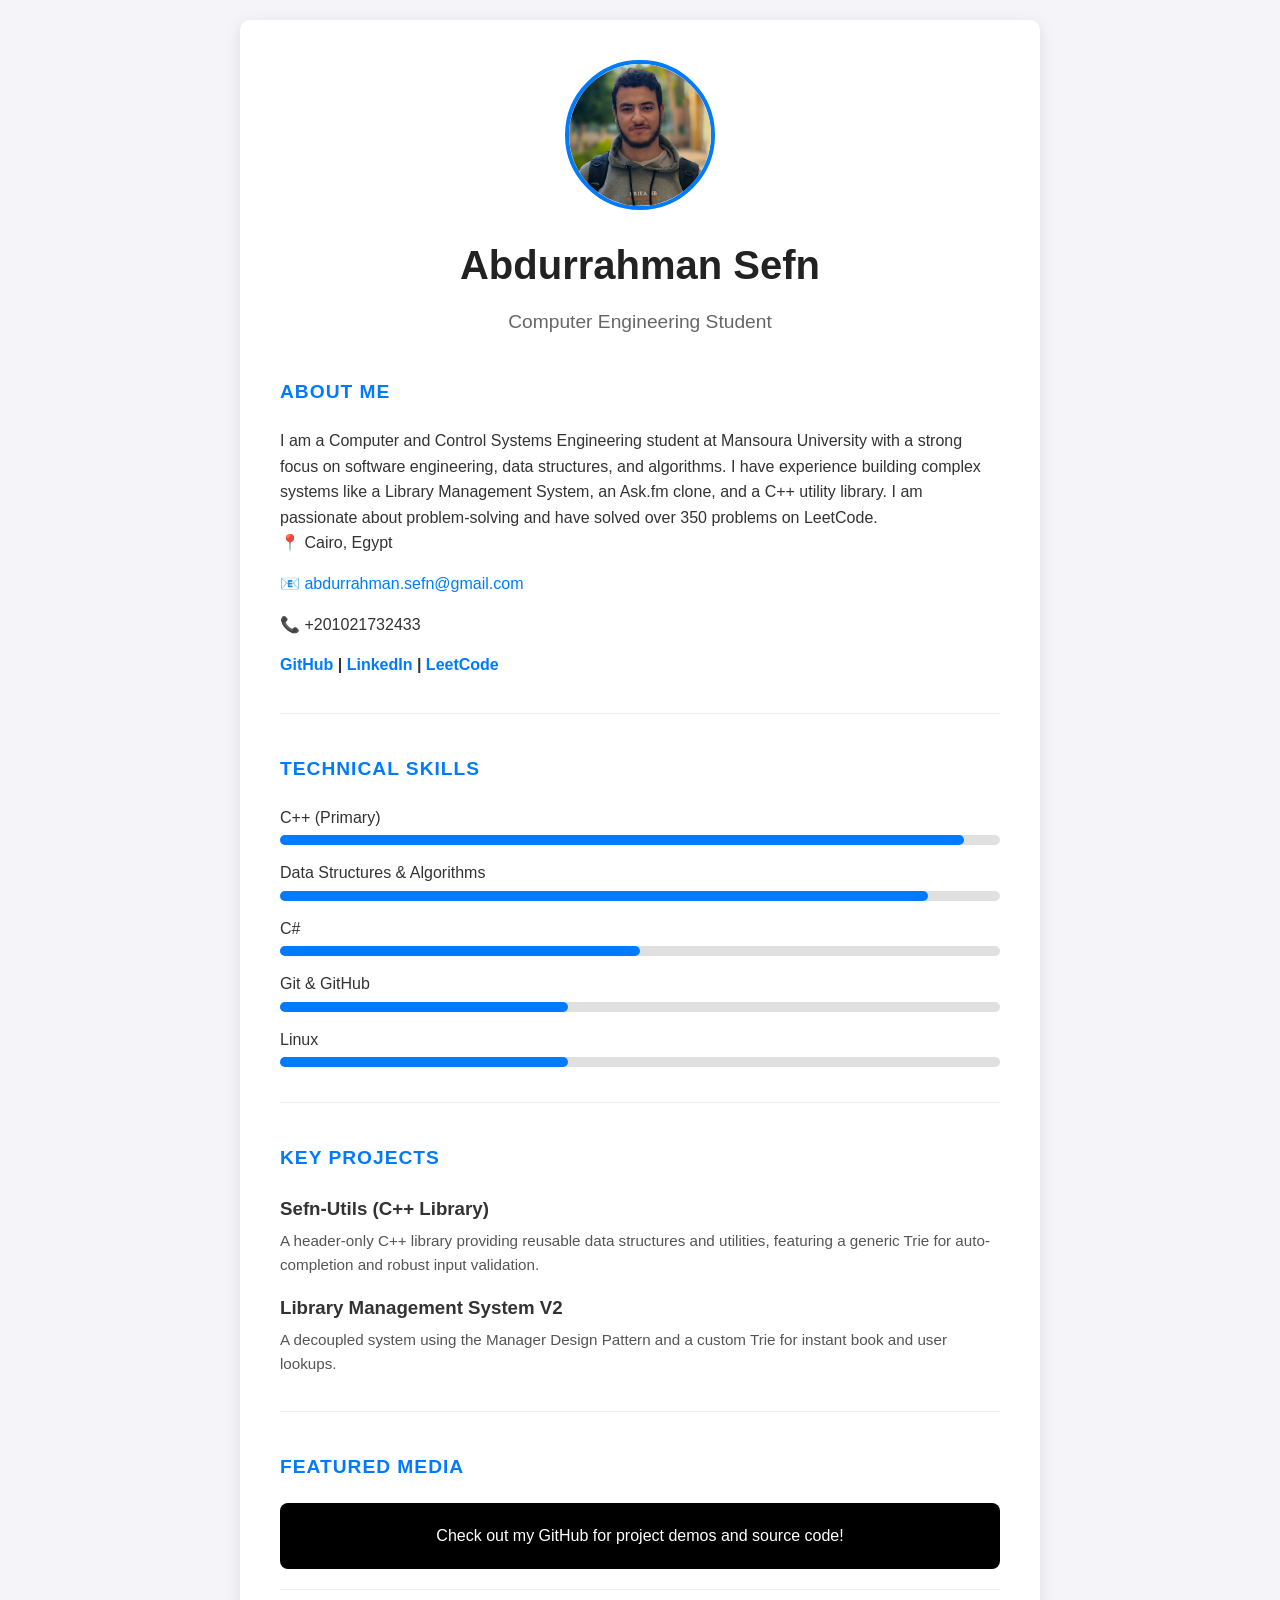
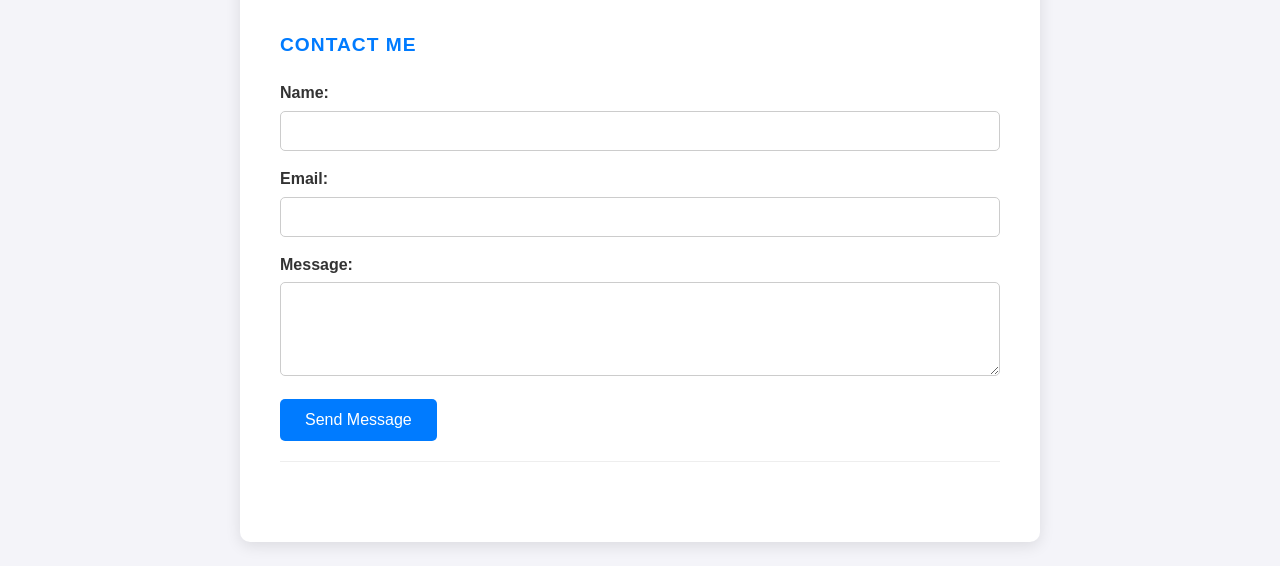
<file: 00 Entry/01/index.html>
<!DOCTYPE html>
<html lang="en">
<head>
    <meta charset="UTF-8">
    <meta name="viewport" content="width=device-width, initial-scale=1.0">
    <title>Personal Profile</title>
    <link rel="stylesheet" href="style.css">
</head>
<body>
    <div class="container">
        <header>
            <img src="Profile.jpeg" alt="Abdurrahman Sefn" class="profile-img">
            <h1>Abdurrahman Sefn</h1>
            <p class="subtitle">Computer Engineering Student</p>
        </header>

        <section id="about">
            <h2>About Me</h2>
            <p>I am a Computer and Control Systems Engineering student at Mansoura University with a strong focus on software engineering, data structures, and algorithms. I have experience building complex systems like a Library Management System, an Ask.fm clone, and a C++ utility library. I am passionate about problem-solving and have solved over 350 problems on LeetCode.</p>
            <div class="contact-info">
                <p>📍 Cairo, Egypt</p>
                <p>📧 <a href="mailto:abdurrahman.sefn@gmail.com">abdurrahman.sefn@gmail.com</a></p>
                <p>📞 +201021732433</p>
            </div>
            <div class="social-links">
                <a href="https://github.com/abdurrahman-sefn" target="_blank">GitHub</a> | 
                <a href="https://linkedin.com/in/abdurrahman-sefn" target="_blank">LinkedIn</a> | 
                <a href="https://leetcode.com/AbdurrahmanSefn" target="_blank">LeetCode</a>
            </div>
        </section>

        <section id="skills">
            <h2>Technical Skills</h2>
            <ul class="skills-list">
                <li>
                    <span>C++ (Primary)</span>
                    <div class="progress-bar"><div class="progress" style="width: 95%;"></div></div>
                </li>
                <li>
                    <span>Data Structures & Algorithms</span>
                    <div class="progress-bar"><div class="progress" style="width: 90%;"></div></div>
                </li>
                <li>
                    <span>C#</span>
                    <div class="progress-bar"><div class="progress" style="width: 50%;"></div></div>
                </li>
                <li>
                    <span>Git & GitHub</span>
                    <div class="progress-bar"><div class="progress" style="width: 40%;"></div></div>
                </li>
                <li>
                    <span>Linux</span>
                    <div class="progress-bar"><div class="progress" style="width: 40%;"></div></div>
                </li>
            </ul>
        </section>

        <section id="projects">
            <h2>Key Projects</h2>
            <div class="project">
                <h3>Sefn-Utils (C++ Library)</h3>
                <p>A header-only C++ library providing reusable data structures and utilities, featuring a generic Trie for auto-completion and robust input validation.</p>
            </div>
            <div class="project">
                <h3>Library Management System V2</h3>
                <p>A decoupled system using the Manager Design Pattern and a custom Trie for instant book and user lookups.</p>
            </div>
        </section>

        <section id="media">
            <h2>Featured Media</h2>
            <div class="media-container">
                <p style="padding: 20px; text-align: center; color: #fff;">Check out my GitHub for project demos and source code!</p>
            </div>
        </section>

        <section id="contact">
            <h2>Contact Me</h2>
            <form action="#" method="post">
                <div class="form-group">
                    <label for="name">Name:</label>
                    <input type="text" id="name" name="name" required>
                </div>
                <div class="form-group">
                    <label for="email">Email:</label>
                    <input type="email" id="email" name="email" required>
                </div>
                <div class="form-group">
                    <label for="message">Message:</label>
                    <textarea id="message" name="message" rows="4" required></textarea>
                </div>
                <button type="submit">Send Message</button>
            </form>
        </section>
    </div>
</body>
</html>
</file>
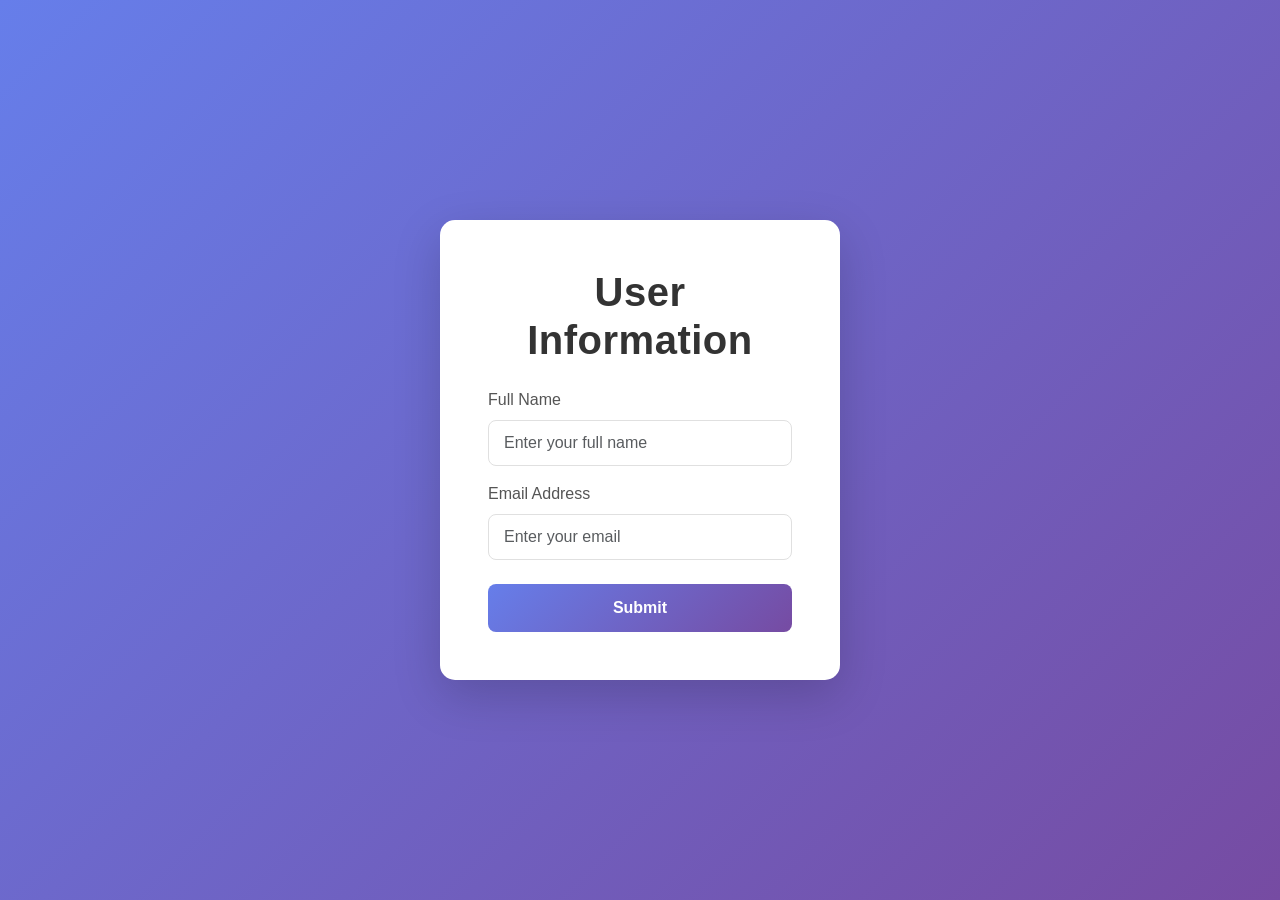
<file: 00 Entry/02/project/index.html>
<!DOCTYPE html>
<html lang="en">
<head>
    <meta charset="UTF-8">
    <meta name="viewport" content="width=device-width, initial-scale=1.0">
    <title>User Input Capturer</title>
    <link href="https://cdn.jsdelivr.net/npm/bootstrap@5.3.0/dist/css/bootstrap.min.css" rel="stylesheet">
    <link rel="stylesheet" href="style.css">
</head>
<body>
    <div class="container d-flex justify-content-center align-items-center min-vh-100">
        <div class="card shadow-lg p-5" style="width: 100%; max-width: 400px;">
            <h1 class="card-title text-center mb-4">User Information</h1>
            <form id="userForm">
                <div class="mb-3">
                    <label for="name" class="form-label">Full Name</label>
                    <input 
                        type="text" 
                        class="form-control" 
                        id="name" 
                        name="name" 
                        placeholder="Enter your full name" 
                        required>
                </div>
                <div class="mb-4">
                    <label for="email" class="form-label">Email Address</label>
                    <input 
                        type="email" 
                        class="form-control" 
                        id="email" 
                        name="email" 
                        placeholder="Enter your email" 
                        required>
                </div>
                <button type="submit" class="btn btn-primary w-100">Submit</button>
            </form>
            <div id="successMessage" class="alert alert-success mt-3" role="alert" style="display: none;">
                ✓ Form submitted successfully!
            </div>
        </div>
    </div>

    <script src="script.js"></script>
</body>
</html>
</file>
<file: 00 Entry/01/style.css>
* {
    box-sizing: border-box;
    margin: 0;
    padding: 0;
}

body {
    font-family: 'Segoe UI', Tahoma, Geneva, Verdana, sans-serif;
    line-height: 1.6;
    color: #333;
    background-color: #f4f4f9;
    display: flex;
    justify-content: center;
    padding: 20px;
}

.container {
    max-width: 800px;
    width: 100%;
    background: #fff;
    padding: 40px;
    border-radius: 10px;
    box-shadow: 0 4px 15px rgba(0, 0, 0, 0.1);
}

header {
    text-align: center;
    margin-bottom: 40px;
}

.profile-img {
    width: 150px;
    height: 150px;
    border-radius: 50%;
    object-fit: cover;
    border: 4px solid #007bff;
    margin-bottom: 15px;
}

h1 {
    font-size: 2.5rem;
    color: #222;
    margin-bottom: 10px;
}

.subtitle {
    font-size: 1.2rem;
    color: #666;
    font-weight: 500;
}

section {
    margin-bottom: 40px;
    padding-bottom: 20px;
    border-bottom: 1px solid #eee;
}

.contact-info p, .social-links, .project {
    margin-bottom: 15px;
}

.contact-info a, .social-links a {
    color: #007bff;
    text-decoration: none;
    transition: color 0.3s;
}

.contact-info a:hover, .social-links a:hover {
    color: #0056b3;
}

.social-links {
    margin-top: 15px;
    font-weight: bold;
}

.project h3 {
    color: #333;
    margin-bottom: 5px;
}

.project p {
    font-size: 0.95rem;
    color: #555;
}

h2 {
    margin-bottom: 20px;
    color: #007bff;
    text-transform: uppercase;
    font-size: 1.2rem;
    letter-spacing: 1px;
}

/* Skills section */
.skills-list {
    list-style: none;
}

.skills-list li {
    margin-bottom: 15px;
}

.progress-bar {
    background: #e0e0e0;
    border-radius: 20px;
    height: 10px;
    width: 100%;
    margin-top: 5px;
}

.progress {
    background: #007bff;
    height: 100%;
    border-radius: 20px;
}

/* Media section */
.media-container {
    background: #000;
    border-radius: 8px;
    overflow: hidden;
}

/* Form section */
.form-group {
    margin-bottom: 15px;
}

label {
    display: block;
    margin-bottom: 5px;
    font-weight: bold;
}

input, textarea {
    width: 100%;
    padding: 10px;
    border: 1px solid #ccc;
    border-radius: 5px;
    font-size: 1rem;
}

button {
    background: #007bff;
    color: #fff;
    border: none;
    padding: 12px 25px;
    border-radius: 5px;
    cursor: pointer;
    font-size: 1rem;
    transition: background 0.3s;
}

button:hover {
    background: #0056b3;
}

/* Responsiveness */
@media (max-width: 600px) {
    .container {
        padding: 20px;
    }

    h1 {
        font-size: 2rem;
    }
}
</file>
<file: 00 Entry/02/project/style.css>
* {
    margin: 0;
    padding: 0;
    box-sizing: border-box;
}

body {
    background: linear-gradient(135deg, #667eea 0%, #764ba2 100%);
    font-family: 'Segoe UI', Tahoma, Geneva, Verdana, sans-serif;
}

.card {
    border: none;
    border-radius: 15px;
    background-color: #ffffff;
}

.card-title {
    color: #333;
    font-weight: 600;
    letter-spacing: 0.5px;
}

.form-control {
    border-radius: 8px;
    border: 1px solid #e0e0e0;
    padding: 10px 15px;
    transition: all 0.3s ease;
}

.form-control:focus {
    border-color: #667eea;
    box-shadow: 0 0 0 0.2rem rgba(102, 126, 234, 0.25);
}

.form-label {
    color: #555;
    font-weight: 500;
    margin-bottom: 8px;
}

.btn-primary {
    background: linear-gradient(135deg, #667eea 0%, #764ba2 100%);
    border: none;
    border-radius: 8px;
    padding: 12px;
    font-weight: 600;
    transition: transform 0.2s ease, box-shadow 0.2s ease;
}

.btn-primary:hover {
    transform: translateY(-2px);
    box-shadow: 0 5px 20px rgba(102, 126, 234, 0.4);
}

.btn-primary:active {
    transform: translateY(0);
}

.alert-success {
    border-radius: 8px;
    border: none;
    background-color: #d4edda;
    color: #155724;
    font-weight: 500;
}
</file>
